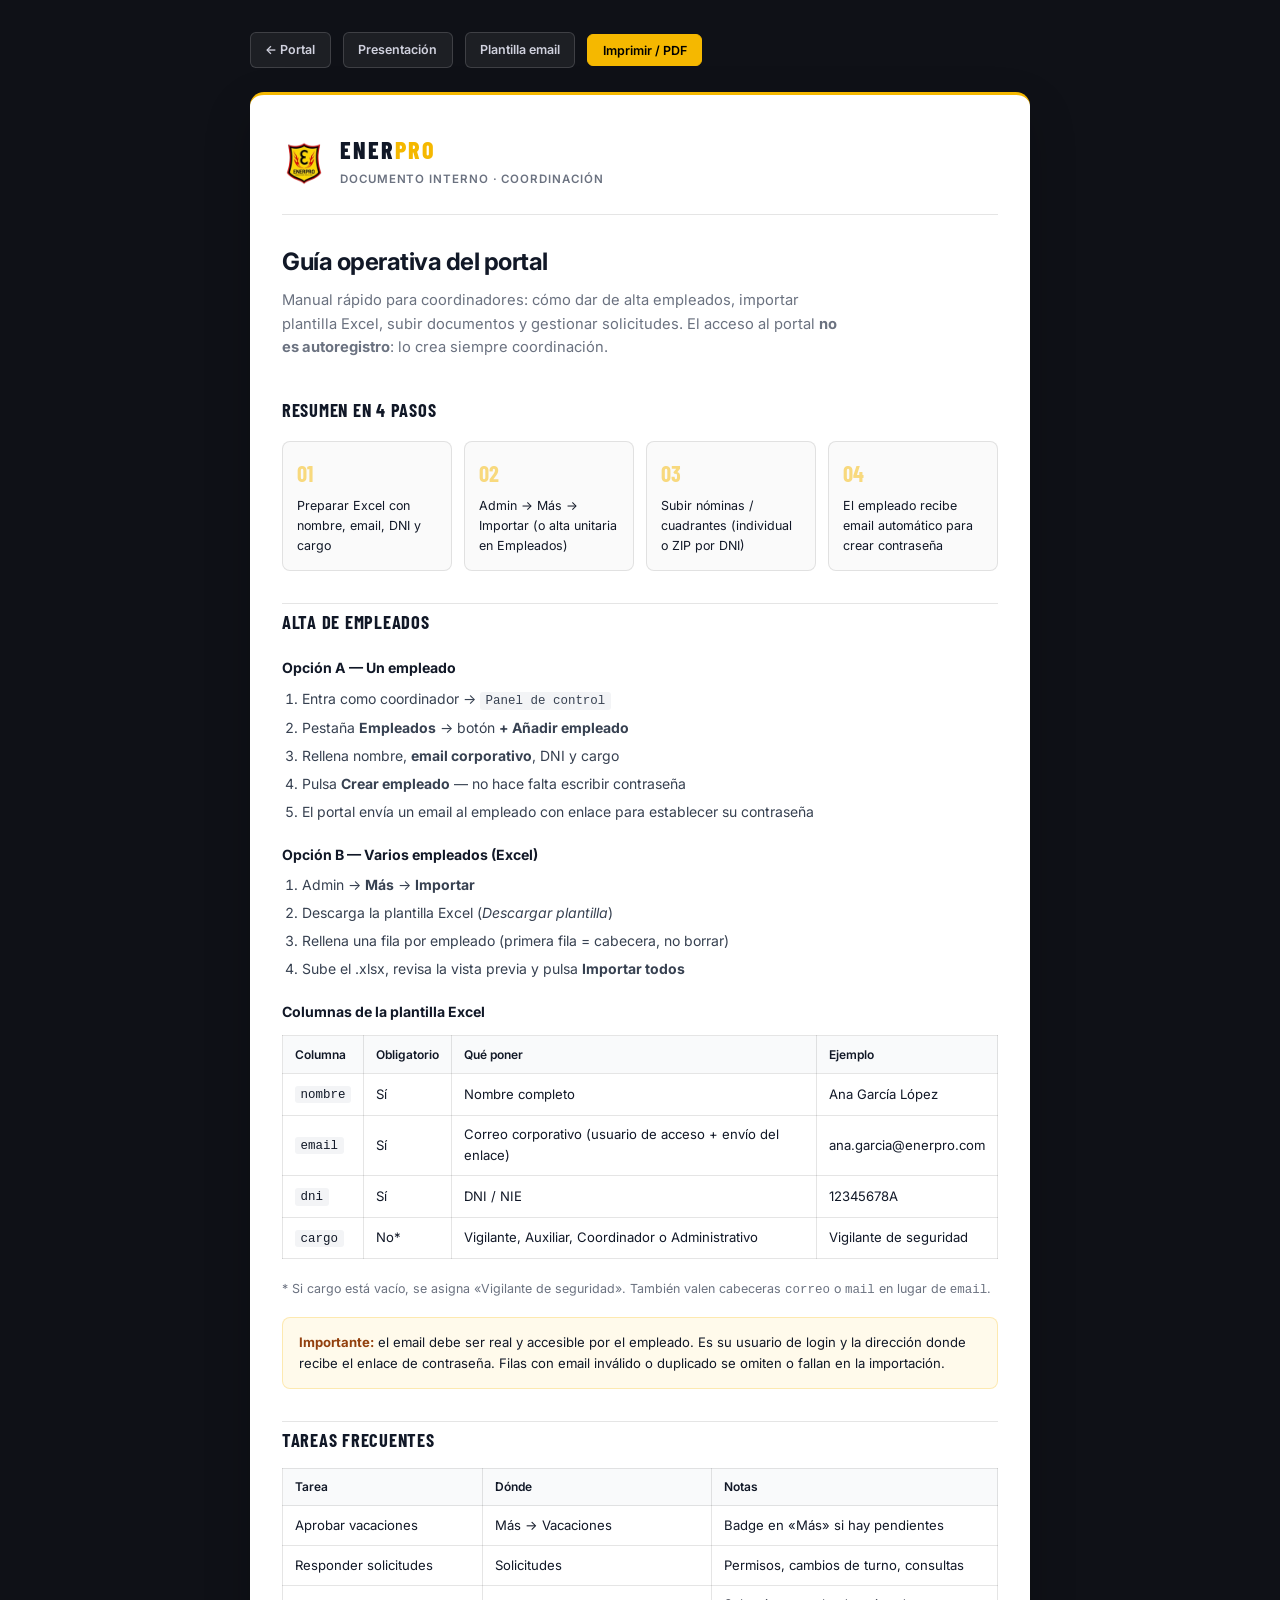
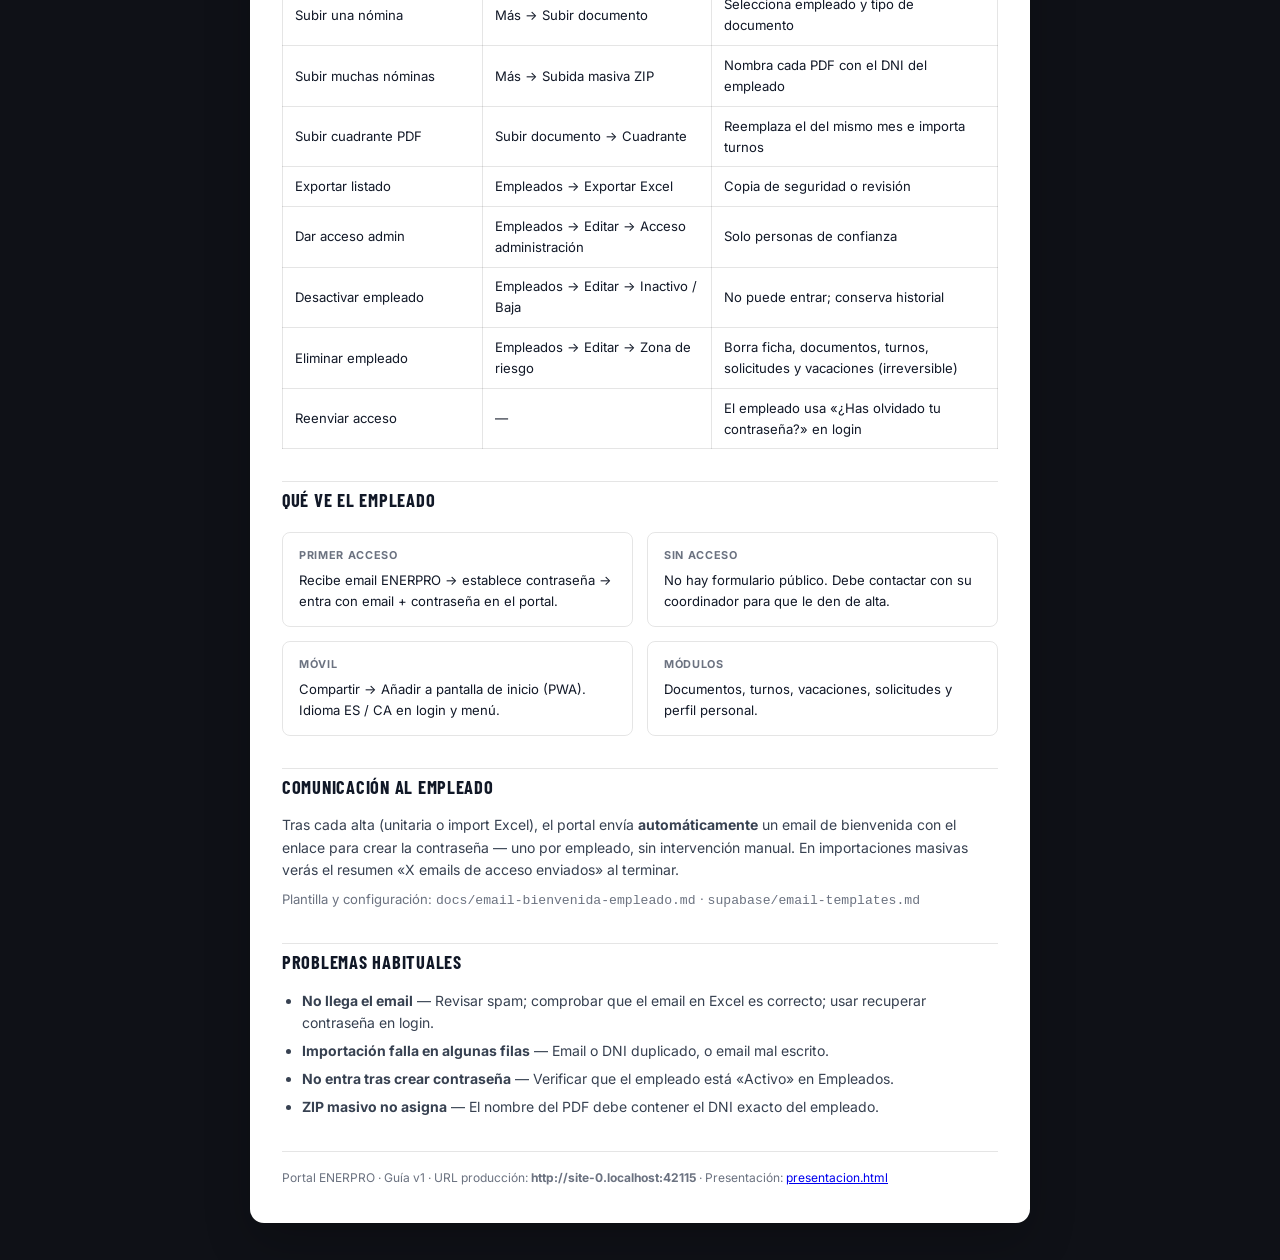
<file: guia-coordinacion.html>
<!DOCTYPE html>
<html lang="es">
<head>
  <meta charset="UTF-8">
  <meta name="viewport" content="width=device-width, initial-scale=1.0">
  <title>ENERPRO — Guía para coordinación</title>
  <link rel="icon" href="enerprologo.jpg">
  <link href="https://fonts.googleapis.com/css2?family=Barlow+Condensed:wght@700;800&family=Inter:wght@400;500;600;700&display=swap" rel="stylesheet">
  <style>
    :root {
      --bg: #0f1117;
      --card: #ffffff;
      --text: #111827;
      --text2: #6b7280;
      --gold: #f5b800;
      --border: rgba(0,0,0,0.1);
      --code-bg: #f3f4f6;
    }
    *, *::before, *::after { box-sizing: border-box; margin: 0; padding: 0; }
    body {
      font-family: 'Inter', system-ui, sans-serif;
      background: var(--bg);
      color: var(--text);
      line-height: 1.6;
      -webkit-font-smoothing: antialiased;
    }
    .wrap {
      max-width: 820px;
      margin: 0 auto;
      padding: 2rem 1.25rem 3rem;
    }
    .toolbar {
      display: flex;
      flex-wrap: wrap;
      gap: 0.75rem;
      margin-bottom: 1.5rem;
      align-items: center;
    }
    .toolbar a, .toolbar button {
      font-size: 0.78rem;
      font-weight: 600;
      padding: 0.45rem 0.9rem;
      border-radius: 6px;
      text-decoration: none;
      cursor: pointer;
      font-family: inherit;
      border: 1px solid rgba(255,255,255,0.15);
      background: rgba(255,255,255,0.06);
      color: rgba(240,241,255,0.85);
      transition: background 0.15s;
    }
    .toolbar a:hover, .toolbar button:hover { background: rgba(255,255,255,0.12); }
    .toolbar .primary { background: var(--gold); color: #000; border-color: var(--gold); }
    .page {
      background: var(--card);
      border-radius: 14px;
      border-top: 3px solid var(--gold);
      box-shadow: 0 20px 48px rgba(0,0,0,0.2);
      padding: 2.25rem 2rem;
    }
    .logo-row {
      display: flex; align-items: center; gap: 0.875rem;
      margin-bottom: 1.75rem;
      padding-bottom: 1.25rem;
      border-bottom: 1px solid var(--border);
    }
    .logo-row img { width: 44px; height: 44px; border-radius: 8px; }
    .brand {
      font-family: 'Barlow Condensed', sans-serif;
      font-size: 1.5rem; font-weight: 800; letter-spacing: 0.08em;
    }
    .brand span { color: var(--gold); }
    .doc-tag {
      font-size: 0.72rem; font-weight: 600; text-transform: uppercase;
      letter-spacing: 0.08em; color: var(--text2); margin-bottom: 0.35rem;
    }
    h1 {
      font-size: 1.5rem; font-weight: 700; letter-spacing: -0.02em;
      margin-bottom: 0.5rem;
    }
    .lead {
      font-size: 0.92rem; color: var(--text2); margin-bottom: 2rem;
      max-width: 62ch;
    }
    h2 {
      font-family: 'Barlow Condensed', sans-serif;
      font-size: 1.15rem; font-weight: 700; letter-spacing: 0.04em;
      text-transform: uppercase; color: var(--text);
      margin: 2rem 0 0.75rem;
      padding-top: 0.25rem;
      border-top: 1px solid var(--border);
    }
    h2:first-of-type { border-top: none; margin-top: 0; }
    h3 { font-size: 0.88rem; font-weight: 700; margin: 1.25rem 0 0.5rem; }
    p, li { font-size: 0.875rem; color: #374151; }
    ul, ol { padding-left: 1.25rem; margin: 0.5rem 0 1rem; }
    li { margin-bottom: 0.35rem; }
    .flow {
      display: grid;
      grid-template-columns: repeat(4, 1fr);
      gap: 0.75rem;
      margin: 1rem 0 1.5rem;
    }
    .flow-step {
      background: #fafafa;
      border: 1px solid var(--border);
      border-radius: 8px;
      padding: 0.875rem;
      font-size: 0.78rem;
    }
    .flow-step strong {
      display: block;
      font-family: 'Barlow Condensed', sans-serif;
      font-size: 1.4rem;
      color: rgba(245,184,0,0.5);
      margin-bottom: 0.25rem;
    }
    table {
      width: 100%;
      border-collapse: collapse;
      font-size: 0.82rem;
      margin: 0.75rem 0 1.25rem;
    }
    th, td {
      border: 1px solid var(--border);
      padding: 0.55rem 0.75rem;
      text-align: left;
    }
    th { background: #f9fafb; font-weight: 600; font-size: 0.75rem; }
    td code, .path { font-family: ui-monospace, monospace; font-size: 0.78rem; background: var(--code-bg); padding: 0.1rem 0.35rem; border-radius: 3px; }
    .task-table th:first-child { width: 28%; }
    .task-table th:nth-child(2) { width: 32%; }
    .callout {
      background: rgba(245,184,0,0.08);
      border: 1px solid rgba(245,184,0,0.25);
      border-radius: 8px;
      padding: 0.875rem 1rem;
      font-size: 0.82rem;
      margin: 1rem 0;
    }
    .callout strong { color: #92400e; }
    .card-grid {
      display: grid;
      grid-template-columns: 1fr 1fr;
      gap: 0.875rem;
      margin: 1rem 0;
    }
    .mini-card {
      border: 1px solid var(--border);
      border-radius: 8px;
      padding: 0.875rem 1rem;
      font-size: 0.82rem;
    }
    .mini-card .label {
      font-size: 0.68rem; font-weight: 700; text-transform: uppercase;
      letter-spacing: 0.06em; color: var(--text2); margin-bottom: 0.35rem;
    }
    .footer-note {
      margin-top: 2rem;
      padding-top: 1rem;
      border-top: 1px solid var(--border);
      font-size: 0.75rem;
      color: var(--text2);
    }
    @media print {
      body { background: #fff; }
      .toolbar { display: none !important; }
      .wrap { padding: 0; max-width: none; }
      .page { box-shadow: none; border-radius: 0; border-top-width: 2px; padding: 1.5cm; }
      h2 { page-break-after: avoid; }
      table, .flow, .card-grid { page-break-inside: avoid; }
    }
    @media (max-width: 640px) {
      .page { padding: 1.5rem 1.125rem; }
      .flow { grid-template-columns: 1fr 1fr; }
      .card-grid { grid-template-columns: 1fr; }
    }
  </style>
</head>
<body>
<div class="wrap">
  <div class="toolbar">
    <a href="/">← Portal</a>
    <a href="presentacion.html">Presentación</a>
    <a href="docs/email-bienvenida-empleado.md">Plantilla email</a>
    <button type="button" class="primary" onclick="window.print()">Imprimir / PDF</button>
  </div>

  <article class="page">
    <div class="logo-row">
      <img src="enerprologo.jpg" alt="ENERPRO">
      <div>
        <div class="brand">ENER<span>PRO</span></div>
        <div class="doc-tag">Documento interno · Coordinación</div>
      </div>
    </div>

    <h1>Guía operativa del portal</h1>
    <p class="lead">Manual rápido para coordinadores: cómo dar de alta empleados, importar plantilla Excel, subir documentos y gestionar solicitudes. El acceso al portal <strong>no es autoregistro</strong>: lo crea siempre coordinación.</p>

    <h2>Resumen en 4 pasos</h2>
    <div class="flow">
      <div class="flow-step"><strong>01</strong>Preparar Excel con nombre, email, DNI y cargo</div>
      <div class="flow-step"><strong>02</strong>Admin → Más → Importar (o alta unitaria en Empleados)</div>
      <div class="flow-step"><strong>03</strong>Subir nóminas / cuadrantes (individual o ZIP por DNI)</div>
      <div class="flow-step"><strong>04</strong>El empleado recibe email automático para crear contraseña</div>
    </div>

    <h2>Alta de empleados</h2>

    <h3>Opción A — Un empleado</h3>
    <ol>
      <li>Entra como coordinador → <span class="path">Panel de control</span></li>
      <li>Pestaña <strong>Empleados</strong> → botón <strong>+ Añadir empleado</strong></li>
      <li>Rellena nombre, <strong>email corporativo</strong>, DNI y cargo</li>
      <li>Pulsa <strong>Crear empleado</strong> — no hace falta escribir contraseña</li>
      <li>El portal envía un email al empleado con enlace para establecer su contraseña</li>
    </ol>

    <h3>Opción B — Varios empleados (Excel)</h3>
    <ol>
      <li>Admin → <strong>Más</strong> → <strong>Importar</strong></li>
      <li>Descarga la plantilla Excel (<em>Descargar plantilla</em>)</li>
      <li>Rellena una fila por empleado (primera fila = cabecera, no borrar)</li>
      <li>Sube el .xlsx, revisa la vista previa y pulsa <strong>Importar todos</strong></li>
    </ol>

    <h3>Columnas de la plantilla Excel</h3>
    <table>
      <thead>
        <tr><th>Columna</th><th>Obligatorio</th><th>Qué poner</th><th>Ejemplo</th></tr>
      </thead>
      <tbody>
        <tr><td><code>nombre</code></td><td>Sí</td><td>Nombre completo</td><td>Ana García López</td></tr>
        <tr><td><code>email</code></td><td>Sí</td><td>Correo corporativo (usuario de acceso + envío del enlace)</td><td>ana.garcia@enerpro.com</td></tr>
        <tr><td><code>dni</code></td><td>Sí</td><td>DNI / NIE</td><td>12345678A</td></tr>
        <tr><td><code>cargo</code></td><td>No*</td><td>Vigilante, Auxiliar, Coordinador o Administrativo</td><td>Vigilante de seguridad</td></tr>
      </tbody>
    </table>
    <p style="font-size:0.78rem;color:var(--text2)">* Si cargo está vacío, se asigna «Vigilante de seguridad». También valen cabeceras <code>correo</code> o <code>mail</code> en lugar de <code>email</code>.</p>

    <div class="callout">
      <strong>Importante:</strong> el email debe ser real y accesible por el empleado. Es su usuario de login y la dirección donde recibe el enlace de contraseña. Filas con email inválido o duplicado se omiten o fallan en la importación.
    </div>

    <h2>Tareas frecuentes</h2>
    <table class="task-table">
      <thead>
        <tr><th>Tarea</th><th>Dónde</th><th>Notas</th></tr>
      </thead>
      <tbody>
        <tr><td>Aprobar vacaciones</td><td>Más → Vacaciones</td><td>Badge en «Más» si hay pendientes</td></tr>
        <tr><td>Responder solicitudes</td><td>Solicitudes</td><td>Permisos, cambios de turno, consultas</td></tr>
        <tr><td>Subir una nómina</td><td>Más → Subir documento</td><td>Selecciona empleado y tipo de documento</td></tr>
        <tr><td>Subir muchas nóminas</td><td>Más → Subida masiva ZIP</td><td>Nombra cada PDF con el DNI del empleado</td></tr>
        <tr><td>Subir cuadrante PDF</td><td>Subir documento → Cuadrante</td><td>Reemplaza el del mismo mes e importa turnos</td></tr>
        <tr><td>Exportar listado</td><td>Empleados → Exportar Excel</td><td>Copia de seguridad o revisión</td></tr>
        <tr><td>Dar acceso admin</td><td>Empleados → Editar → Acceso administración</td><td>Solo personas de confianza</td></tr>
        <tr><td>Desactivar empleado</td><td>Empleados → Editar → Inactivo / Baja</td><td>No puede entrar; conserva historial</td></tr>
        <tr><td>Eliminar empleado</td><td>Empleados → Editar → Zona de riesgo</td><td>Borra ficha, documentos, turnos, solicitudes y vacaciones (irreversible)</td></tr>
        <tr><td>Reenviar acceso</td><td>—</td><td>El empleado usa «¿Has olvidado tu contraseña?» en login</td></tr>
      </tbody>
    </table>

    <h2>Qué ve el empleado</h2>
    <div class="card-grid">
      <div class="mini-card">
        <div class="label">Primer acceso</div>
        Recibe email ENERPRO → establece contraseña → entra con email + contraseña en el portal.
      </div>
      <div class="mini-card">
        <div class="label">Sin acceso</div>
        No hay formulario público. Debe contactar con su coordinador para que le den de alta.
      </div>
      <div class="mini-card">
        <div class="label">Móvil</div>
        Compartir → Añadir a pantalla de inicio (PWA). Idioma ES / CA en login y menú.
      </div>
      <div class="mini-card">
        <div class="label">Módulos</div>
        Documentos, turnos, vacaciones, solicitudes y perfil personal.
      </div>
    </div>

    <h2>Comunicación al empleado</h2>
    <p>Tras cada alta (unitaria o import Excel), el portal envía <strong>automáticamente</strong> un email de bienvenida con el enlace para crear la contraseña — uno por empleado, sin intervención manual. En importaciones masivas verás el resumen «X emails de acceso enviados» al terminar.</p>
    <p style="font-size:0.82rem;color:var(--text2);margin-top:0.5rem">Plantilla y configuración: <code>docs/email-bienvenida-empleado.md</code> · <code>supabase/email-templates.md</code></p>

    <h2>Problemas habituales</h2>
    <ul>
      <li><strong>No llega el email</strong> — Revisar spam; comprobar que el email en Excel es correcto; usar recuperar contraseña en login.</li>
      <li><strong>Importación falla en algunas filas</strong> — Email o DNI duplicado, o email mal escrito.</li>
      <li><strong>No entra tras crear contraseña</strong> — Verificar que el empleado está «Activo» en Empleados.</li>
      <li><strong>ZIP masivo no asigna</strong> — El nombre del PDF debe contener el DNI exacto del empleado.</li>
    </ul>

    <p class="footer-note">
      Portal ENERPRO · Guía v1 · URL producción: <strong id="portalUrl">https://enerpro.vercel.app</strong> ·
      Presentación: <a href="presentacion.html">presentacion.html</a>
    </p>
  </article>
</div>
<script>
  (function() {
    var u = location.origin;
    if (u && u.indexOf('http') === 0 && location.pathname.indexOf('file') !== 0) {
      document.getElementById('portalUrl').textContent = u.replace(/\/$/, '');
    }
  })();
</script>
</body>
</html>
</file>
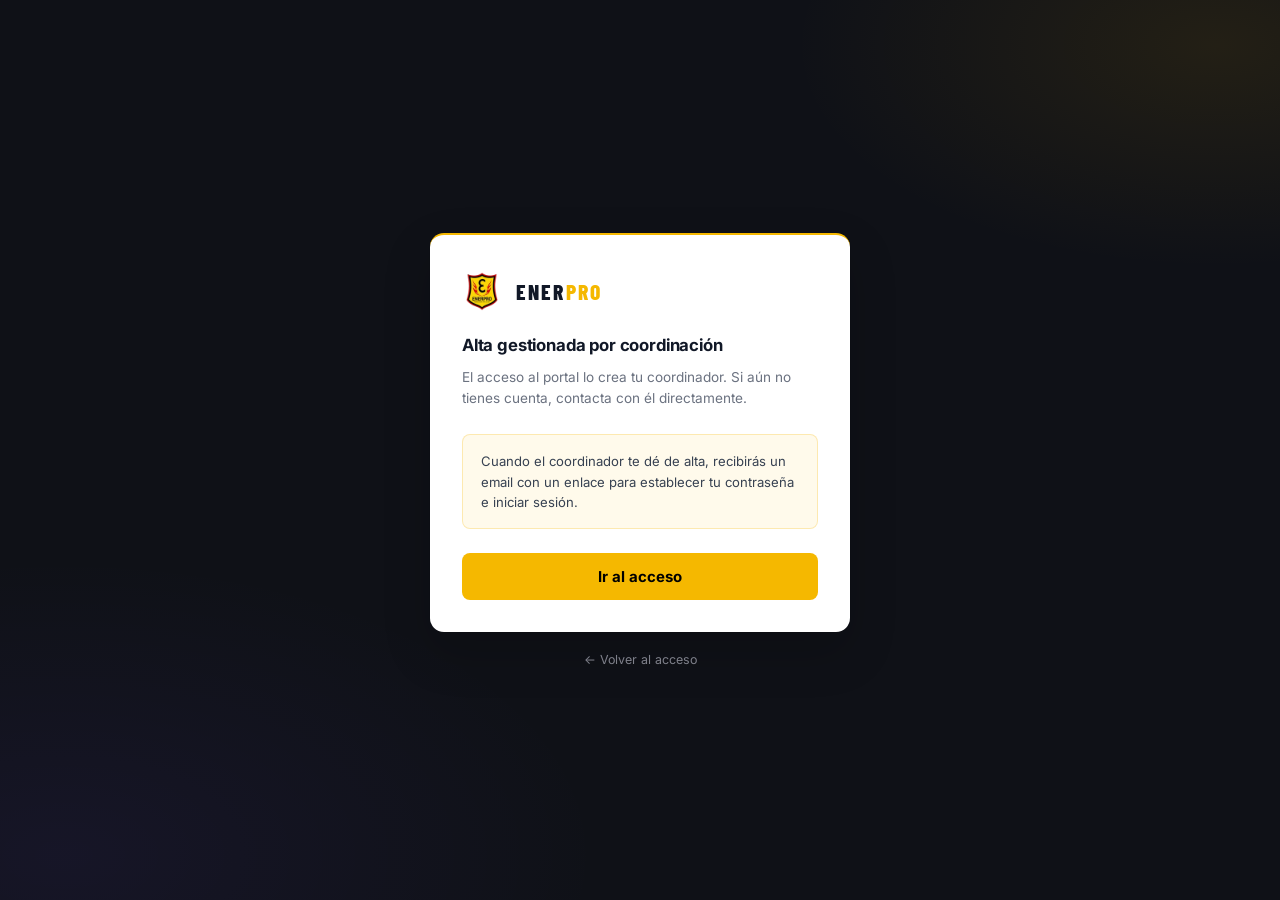
<file: registro.html>
<!DOCTYPE html>
<html lang="es">
<head>
  <meta charset="UTF-8">
  <meta name="viewport" content="width=device-width, initial-scale=1.0">
  <title>ENERPRO — Acceso al portal</title>
  <link rel="icon" href="enerprologo.jpg">
  <link href="https://fonts.googleapis.com/css2?family=Barlow+Condensed:wght@700;800&family=Inter:wght@400;500;600&display=swap" rel="stylesheet">
  <style>
    *, *::before, *::after { box-sizing: border-box; margin: 0; padding: 0; }
    body {
      font-family: 'Inter', system-ui, sans-serif;
      min-height: 100vh;
      background:
        radial-gradient(ellipse 70% 55% at 5% 95%, rgba(120,80,255,0.07) 0%, transparent 60%),
        radial-gradient(ellipse 60% 45% at 95% 5%, rgba(212,157,0,0.1) 0%, transparent 55%),
        #0f1117;
      color: #f0f1ff;
      display: flex; flex-direction: column;
      align-items: center; justify-content: center;
      padding: 1.5rem 1rem;
      -webkit-font-smoothing: antialiased;
    }
    .card {
      background: #ffffff;
      border-radius: 14px;
      border-top: 2px solid #f5b800;
      box-shadow: 0 20px 48px rgba(0,0,0,0.18), 0 0 0 1px rgba(0,0,0,0.04);
      width: 100%; max-width: 420px;
      padding: 2.25rem 2rem 2rem;
      color: #111827;
    }
    .logo-row {
      display: flex; align-items: center; gap: 0.875rem;
      margin-bottom: 1.5rem;
    }
    .logo-row img { width: 40px; height: 40px; border-radius: 8px; }
    .brand {
      font-family: 'Barlow Condensed', sans-serif;
      font-size: 1.35rem; font-weight: 800; letter-spacing: 0.1em;
      color: #111827;
    }
    .brand span { color: #f5b800; }
    h1 {
      font-size: 1.05rem; font-weight: 700; color: #111827;
      margin-bottom: 0.75rem; letter-spacing: -0.01em;
    }
    .sub { font-size: 0.85rem; color: #6b7280; line-height: 1.6; margin-bottom: 1.5rem; }
    .info-box {
      background: rgba(245,184,0,0.08);
      border: 1px solid rgba(245,184,0,0.25);
      border-radius: 8px;
      padding: 1rem 1.125rem;
      font-size: 0.82rem;
      color: #374151;
      line-height: 1.55;
    }
    .btn-link {
      display: block; width: 100%; padding: 0.875rem;
      background: #f5b800; color: #000;
      border: none; border-radius: 8px;
      font-size: 0.9375rem; font-weight: 700;
      text-align: center; text-decoration: none;
      margin-top: 1.5rem;
      transition: background 0.18s, transform 0.18s;
    }
    .btn-link:hover { background: #e6ad00; transform: translateY(-1px); }
    .back-link {
      display: block; text-align: center; margin-top: 1.25rem;
      font-size: 0.78rem; color: rgba(240,241,255,0.5);
      text-decoration: none; transition: color 0.15s;
    }
    .back-link:hover { color: rgba(240,241,255,0.8); }
    @media (max-width: 767px) {
      body { padding: 1rem 0.875rem; padding-top: calc(1rem + env(safe-area-inset-top, 0px)); justify-content: flex-start; padding-bottom: calc(1.5rem + env(safe-area-inset-bottom, 0px)); }
      .card { padding: 1.75rem 1.25rem 1.5rem; max-width: none; }
      .btn-link { min-height: 48px; font-size: 1rem; line-height: 1.2; display: flex; align-items: center; justify-content: center; }
    }
  </style>
</head>
<body>

<div class="card">
  <div class="logo-row">
    <img src="enerprologo.jpg" alt="ENERPRO">
    <div>
      <div class="brand">ENER<span>PRO</span></div>
    </div>
  </div>

  <h1 id="regTitle">Alta gestionada por coordinación</h1>
  <p class="sub" id="regSub">El acceso al portal lo crea tu coordinador. Si aún no tienes cuenta, contacta con él directamente.</p>
  <div class="info-box" id="regInfo">
    Cuando el coordinador te dé de alta, recibirás un email con un enlace para establecer tu contraseña e iniciar sesión.
  </div>
  <a href="/" class="btn-link" id="regBtnLogin">Ir al acceso</a>
</div>

<a href="/" class="back-link" id="regBack">← Volver al acceso</a>

<script>
(function() {
  var lang = localStorage.getItem('enerpro_lang') || 'es';
  var copy = {
    es: {
      title: 'Alta gestionada por coordinación',
      sub: 'El acceso al portal lo crea tu coordinador. Si aún no tienes cuenta, contacta con él directamente.',
      info: 'Cuando el coordinador te dé de alta, recibirás un email con un enlace para establecer tu contraseña e iniciar sesión.',
      btn: 'Ir al acceso',
      back: '← Volver al acceso'
    },
    ca: {
      title: 'Alta gestionada per coordinació',
      sub: "L'accés al portal el crea el teu coordinador. Si encara no tens compte, contacta amb ell directament.",
      info: "Quan el coordinador et doni d'alta, rebràs un correu amb un enllaç per establir la contrasenya i iniciar sessió.",
      btn: "Anar a l'accés",
      back: "← Tornar a l'accés"
    }
  };
  var c = copy[lang] || copy.es;
  document.getElementById('regTitle').textContent = c.title;
  document.getElementById('regSub').textContent = c.sub;
  document.getElementById('regInfo').textContent = c.info;
  document.getElementById('regBtnLogin').textContent = c.btn;
  document.getElementById('regBack').textContent = c.back;
})();
</script>
</body>
</html>
</file>
